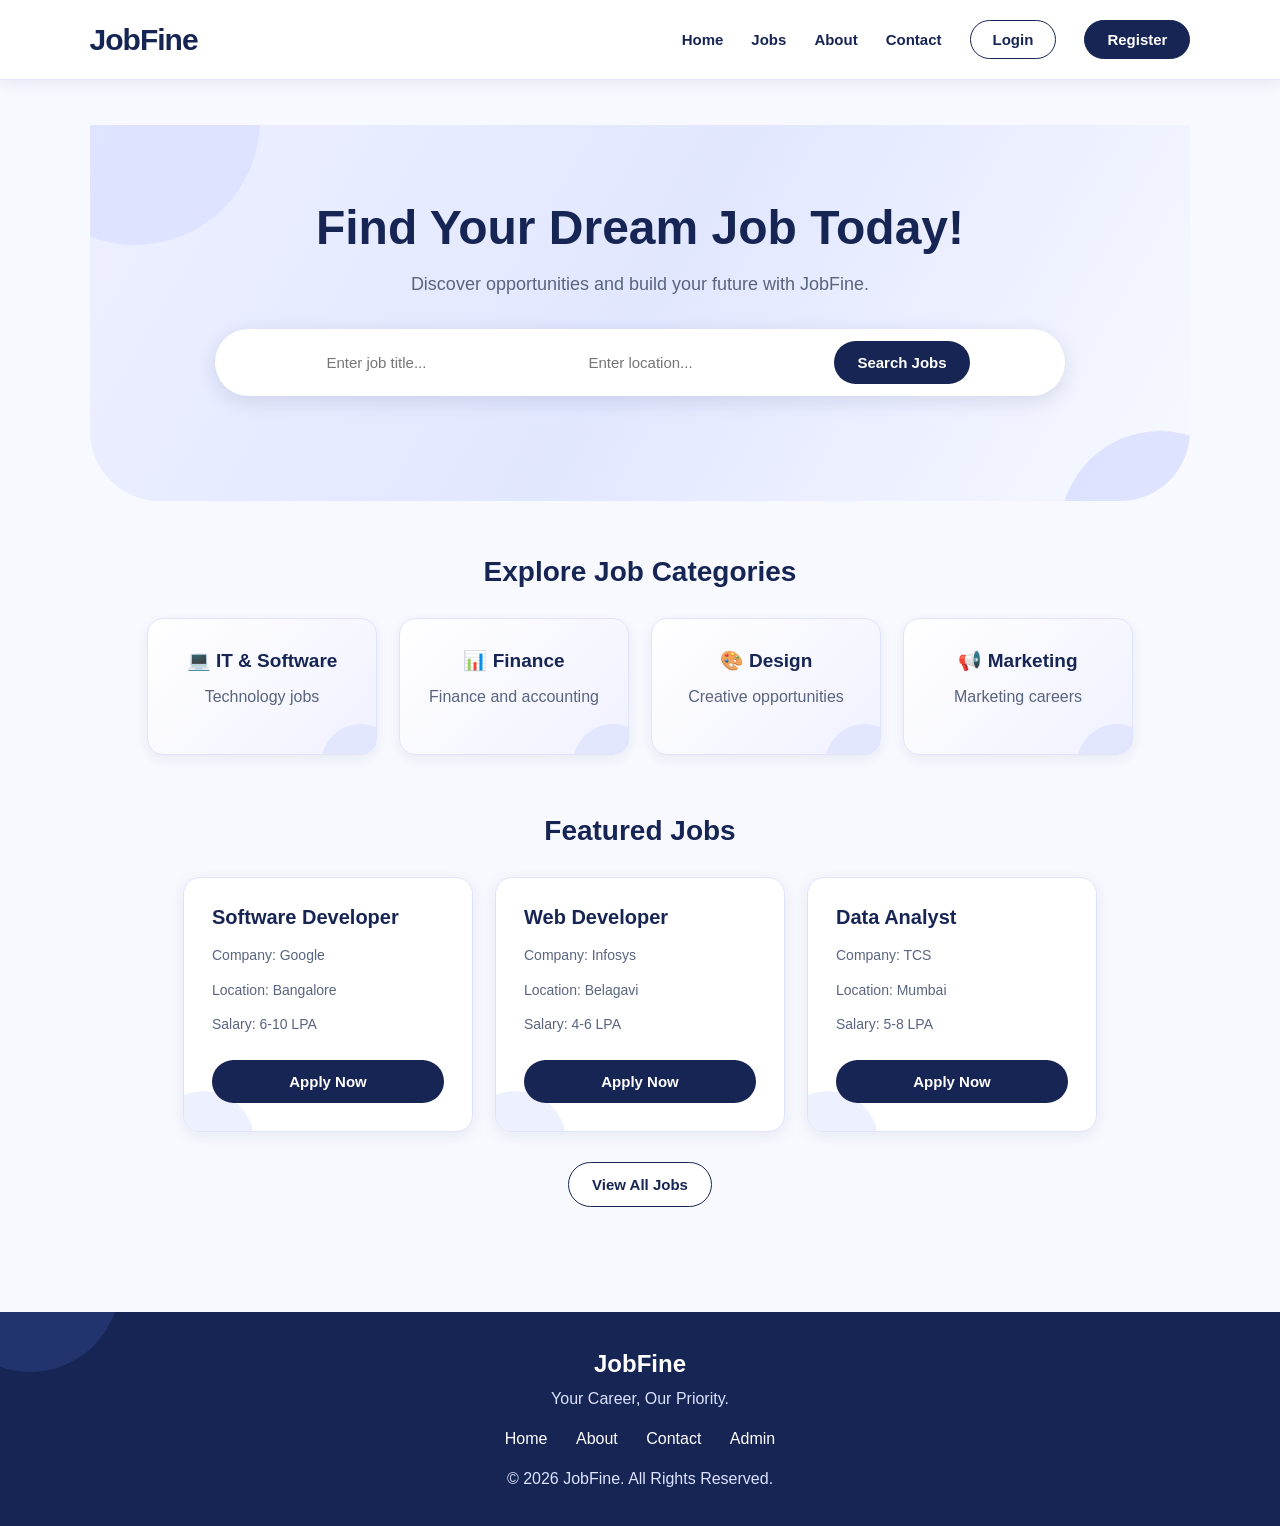
<file: index.html>
<!DOCTYPE html>
<html lang="en">
<head>
    <meta charset="UTF-8">
    <meta name="viewport" content="width=device-width, initial-scale=1.0">
    <title>JobFine - Find Your Dream Job</title>
    <link rel="stylesheet" href="style.css">
</head>

<body>

<header>
    <h2>JobFine</h2>

    <nav>
        <a href="index.html">Home</a>
        <a href="jobs.html">Jobs</a>
        <a href="about.html">About</a>
        <a href="contact.html">Contact</a>
        <a href="login.html" class="login-btn">Login</a>
        <a href="register.html" class="register-btn">Register</a>
    </nav>
</header>

<main>

    <section class="hero">
        <h1>Find Your Dream Job Today!</h1>

        <p>Discover opportunities and build your future with JobFine.</p>

        <div class="search-box">

            <input type="text" id="jobTitle"
            placeholder="Enter job title...">

            <input type="text" id="jobLocation"
            placeholder="Enter location...">

            <button onclick="searchJobs()">Search Jobs</button>

        </div>

        <div id="jobResults"></div>

    </section>


    <section class="categories">

        <h2>Explore Job Categories</h2>

        <div class="category-container">

            <div class="category-card"
            onclick="openCategory('IT & Software')">
                <h3>💻 IT & Software</h3>
                <p>Technology jobs</p>
            </div>

            <div class="category-card"
            onclick="openCategory('Finance')">
                <h3>📊 Finance</h3>
                <p>Finance and accounting</p>
            </div>

            <div class="category-card"
            onclick="openCategory('Design')">
                <h3>🎨 Design</h3>
                <p>Creative opportunities</p>
            </div>

            <div class="category-card"
            onclick="openCategory('Marketing')">
                <h3>📢 Marketing</h3>
                <p>Marketing careers</p>
            </div>

        </div>

    </section>


    <section class="featured-jobs" id="jobs">

        <h2>Featured Jobs</h2>

        <div class="job-container">

            <div class="job-card">
                <h3>Software Developer</h3>
                <p>Company: Google</p>
                <p>Location: Bangalore</p>
                <p>Salary: 6-10 LPA</p>

                <a href="apply.html?job=Software Developer">
                    <button>Apply Now</button>
                </a>
            </div>


            <div class="job-card">
                <h3>Web Developer</h3>
                <p>Company: Infosys</p>
                <p>Location: Belagavi</p>
                <p>Salary: 4-6 LPA</p>

                <a href="apply.html?job=Web Developer">
                    <button>Apply Now</button>
                </a>
            </div>


            <div class="job-card">
                <h3>Data Analyst</h3>
                <p>Company: TCS</p>
                <p>Location: Mumbai</p>
                <p>Salary: 5-8 LPA</p>

                <a href="apply.html?job=Data Analyst">
                    <button>Apply Now</button>
                </a>
            </div>

        </div>

        <a href="jobs.html">
            <button class="view-all-btn">View All Jobs</button>
        </a>

    </section>

</main>


<footer class="footer">

    <h2>JobFine</h2>

    <p>Your Career, Our Priority.</p>

    <div class="footer-links">
        <a href="index.html">Home</a>
        <a href="about.html">About</a>
        <a href="contact.html">Contact</a>
        <a href="admin-login.html">Admin</a>
    </div>

    <p>© 2026 JobFine. All Rights Reserved.</p>

</footer>

<script src="script.js"></script>

</body>
</html>
</file>
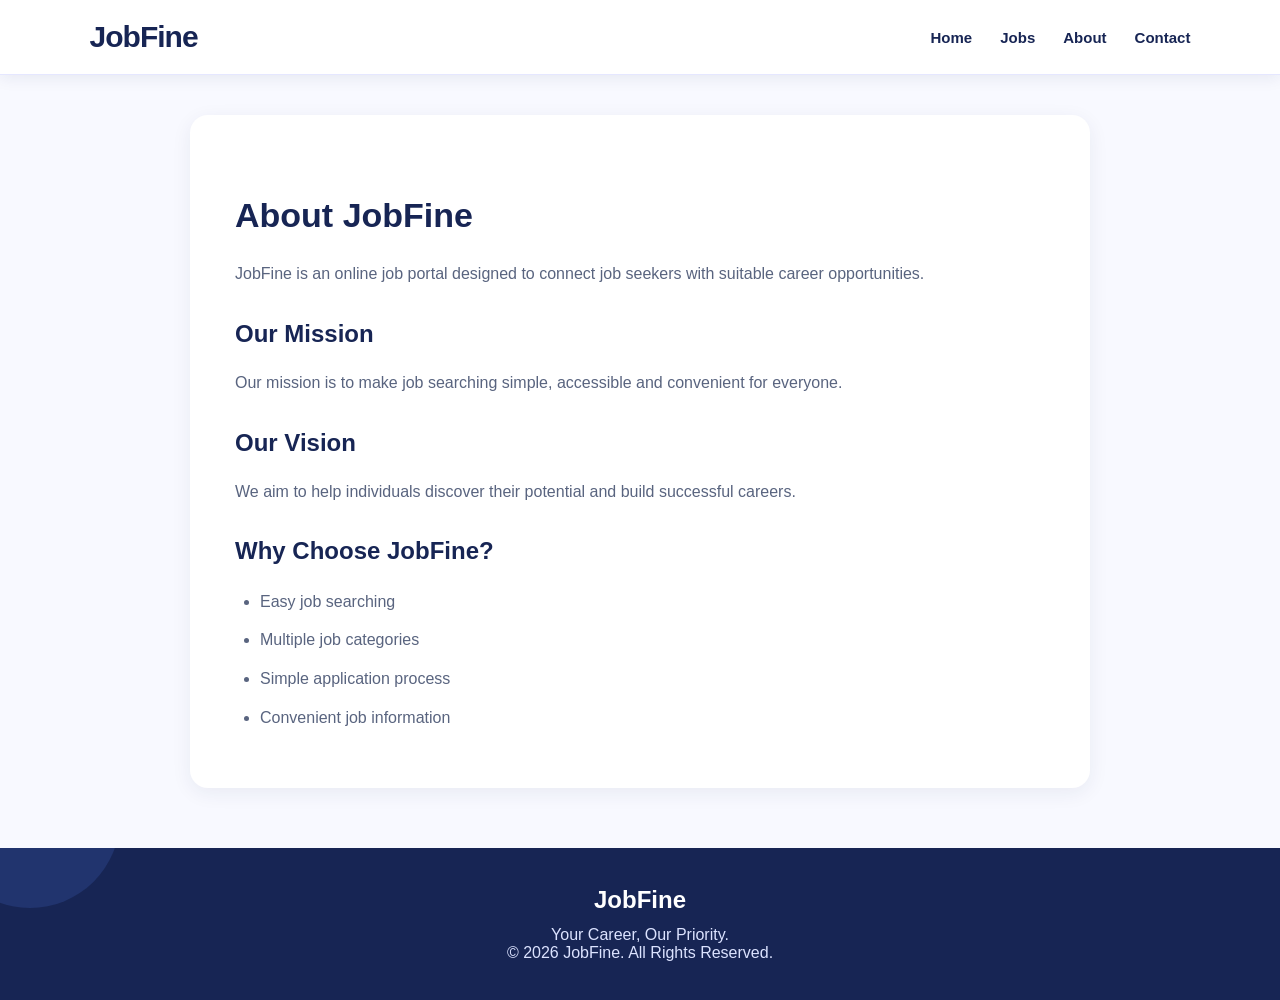
<file: about.html>
<!DOCTYPE html>
<html lang="en">
<head>
    <meta charset="UTF-8">
    <meta name="viewport" content="width=device-width, initial-scale=1.0">
    <title>About - JobFine</title>
    <link rel="stylesheet" href="style.css">
</head>
<body>

<header>
    <h2>JobFine</h2>
    <nav>
        <a href="index.html">Home</a>
        <a href="jobs.html">Jobs</a>
        <a href="about.html">About</a>
        <a href="contact.html">Contact</a>
    </nav>
</header>

<main class="about-section">

    <h1>About JobFine</h1>

    <p>
        JobFine is an online job portal designed to connect
        job seekers with suitable career opportunities.
    </p>

    <h2>Our Mission</h2>

    <p>
        Our mission is to make job searching simple,
        accessible and convenient for everyone.
    </p>

    <h2>Our Vision</h2>

    <p>
        We aim to help individuals discover their potential
        and build successful careers.
    </p>

    <h2>Why Choose JobFine?</h2>

    <ul>
        <li>Easy job searching</li>
        <li>Multiple job categories</li>
        <li>Simple application process</li>
        <li>Convenient job information</li>
    </ul>

</main>

<footer class="footer">
    <h2>JobFine</h2>
    <p>Your Career, Our Priority.</p>
    <p>© 2026 JobFine. All Rights Reserved.</p>
</footer>

</body>
</html>
</file>
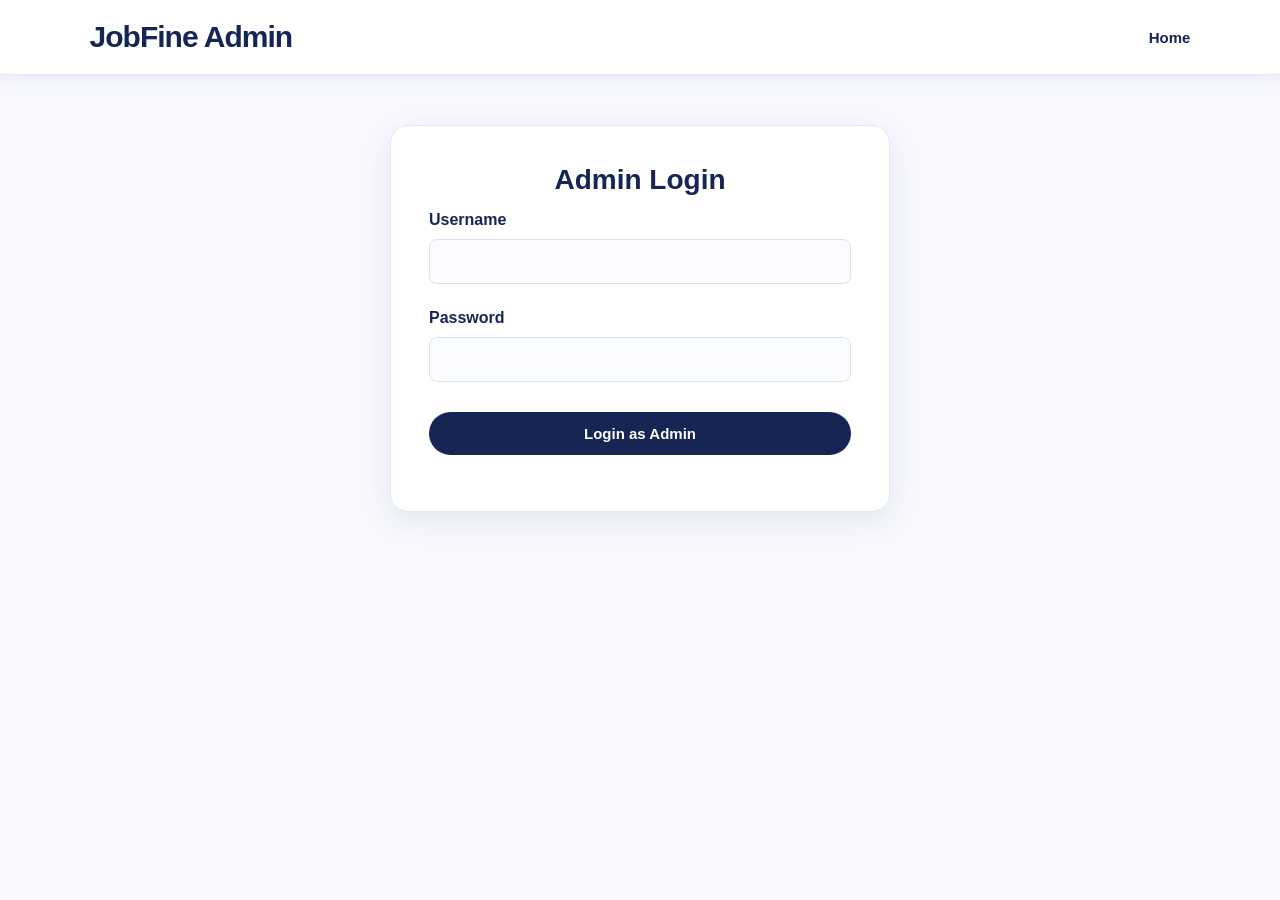
<file: admin-login.html>
<!DOCTYPE html>
<html lang="en">
<head>
    <meta charset="UTF-8">
    <meta name="viewport" content="width=device-width, initial-scale=1.0">
    <title>Admin Login - JobFine</title>
    <link rel="stylesheet" href="style.css">
</head>
<body>

<header>
    <h2>JobFine Admin</h2>
    <nav>
        <a href="index.html">Home</a>
    </nav>
</header>

<main class="form-container">

    <h1>Admin Login</h1>

    <form id="adminLoginForm">

        <label>Username</label>
        <input type="text" id="adminUsername" required>

        <label>Password</label>
        <input type="password" id="adminPassword" required>

        <button type="submit">Login as Admin</button>

    </form>

    <p id="adminLoginMessage"></p>

</main>

<script src="script.js"></script>
</body>
</html>
</file>
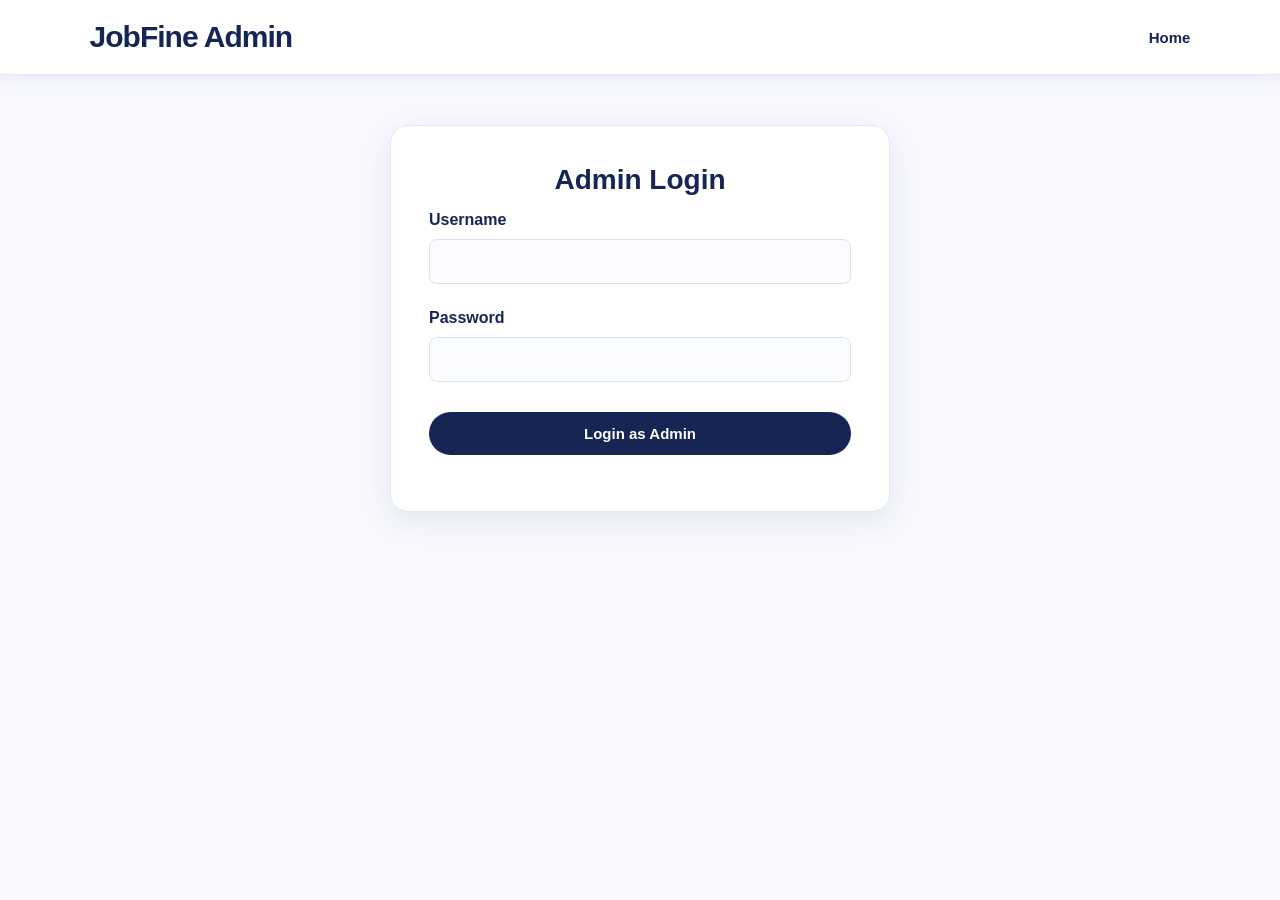
<file: admin.html>
<!DOCTYPE html>
<html lang="en">
<head>
    <meta charset="UTF-8">
    <meta name="viewport" content="width=device-width, initial-scale=1.0">
    <title>Admin Dashboard - JobFine</title>
    <link rel="stylesheet" href="style.css">
</head>
<body>

<header>
    <h2>JobFine Admin</h2>

    <nav>
        <a href="index.html">Website</a>
        <button onclick="adminLogout()">Logout</button>
    </nav>
</header>

<main class="admin-dashboard">

    <h1>Admin Dashboard</h1>
    <p>Manage job applications and applicants.</p>

    <div class="dashboard-cards">

        <div class="dashboard-card">
            <h3>Total Applicants</h3>
            <h1 id="totalApplicants">0</h1>
        </div>

        <div class="dashboard-card">
            <h3>Total Jobs</h3>
            <h1 id="totalJobs">0</h1>
        </div>

        <div class="dashboard-card">
            <h3>Pending Applications</h3>
            <h1 id="pendingApplications">0</h1>
        </div>

        <div class="dashboard-card">
            <h3>Accepted Applications</h3>
            <h1 id="acceptedApplications">0</h1>
        </div>

    </div>

    <h2>Applicant Details</h2>

    <div class="table-container">
        <table>
            <thead>
                <tr>
                    <th>Name</th>
                    <th>Email</th>
                    <th>Phone</th>
                    <th>Job</th>
                    <th>Qualification</th>
                    <th>Skills</th>
                    <th>Resume</th>
                    <th>Status</th>
                    <th>Action</th>
                </tr>
            </thead>

            <tbody id="applicantTable"></tbody>
        </table>
    </div>

</main>

<script src="script.js"></script>
</body>
</html>
</file>
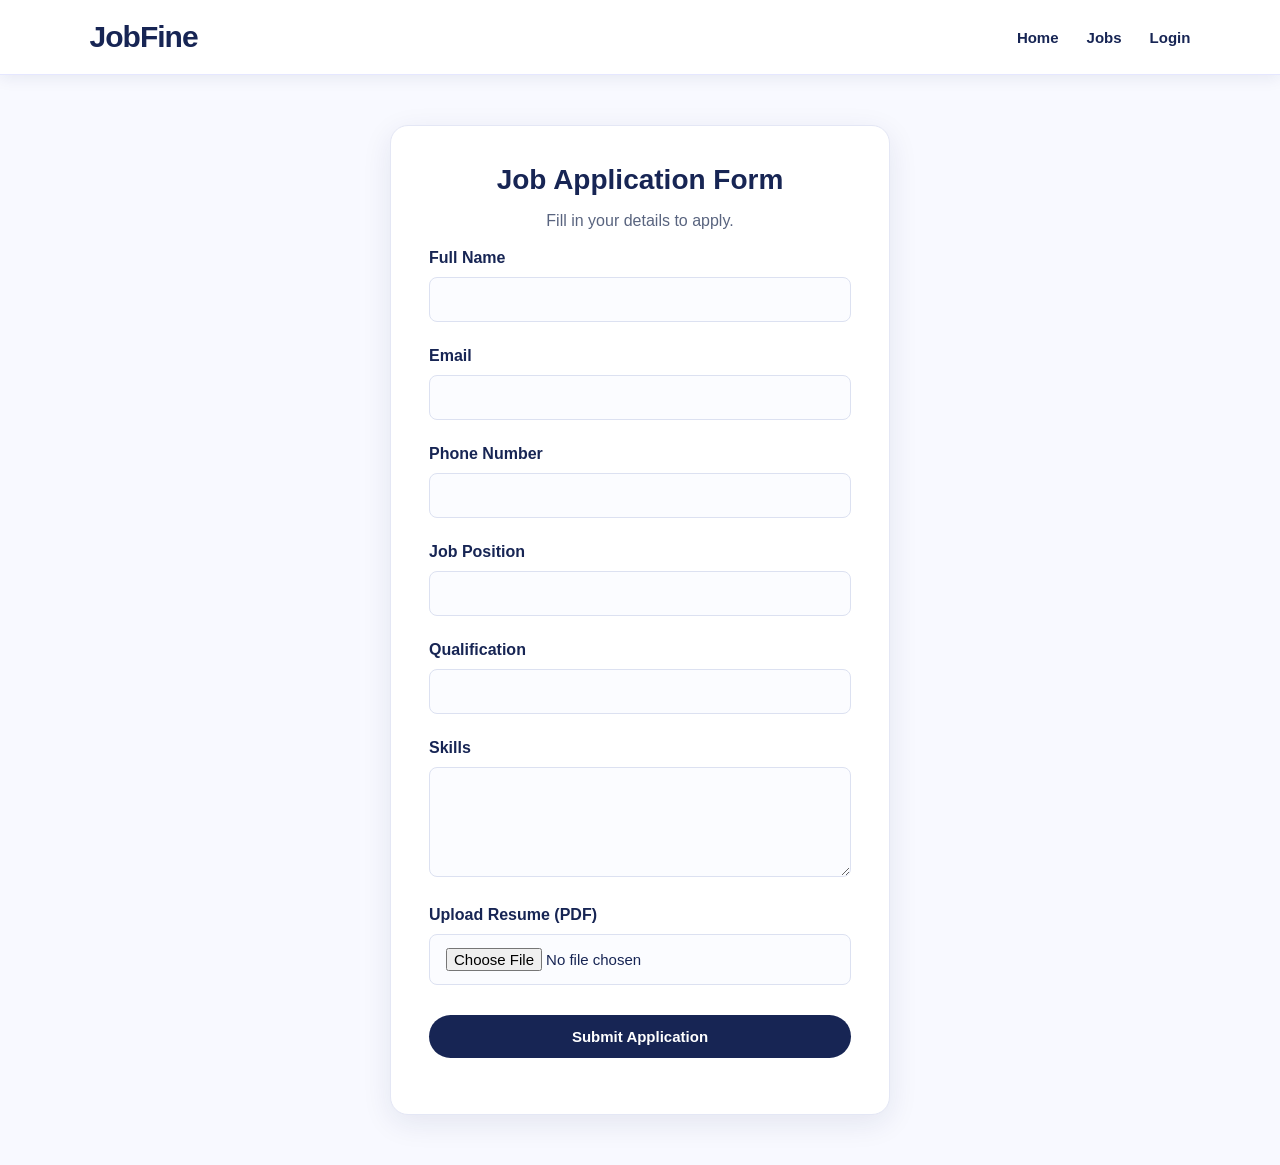
<file: apply.html>
<!DOCTYPE html>
<html lang="en">
<head>
    <meta charset="UTF-8">
    <meta name="viewport" content="width=device-width, initial-scale=1.0">
    <title>Apply for Job - JobFine</title>
    <link rel="stylesheet" href="style.css">
</head>
<body>

<header>
    <h2>JobFine</h2>
    <nav>
        <a href="index.html">Home</a>
        <a href="jobs.html">Jobs</a>
        <a href="login.html">Login</a>
    </nav>
</header>

<main class="form-container">

    <h1>Job Application Form</h1>
    <p>Fill in your details to apply.</p>

    <form id="applicationForm">

        <label>Full Name</label>
        <input type="text" id="appName" required>

        <label>Email</label>
        <input type="email" id="appEmail" required>

        <label>Phone Number</label>
        <input type="tel" id="appPhone" pattern="[0-9]{10}" required>

        <label>Job Position</label>
        <input type="text" id="appJob" required>

        <label>Qualification</label>
        <input type="text" id="appQualification" required>

        <label>Skills</label>
        <textarea id="appSkills" required></textarea>

        <label>Upload Resume (PDF)</label>
        <input type="file" id="appResume"
        accept=".pdf" required>

        <button type="submit">Submit Application</button>

    </form>

    <p id="applicationMessage"></p>

</main>

<script src="script.js"></script>
</body>
</html>
</file>
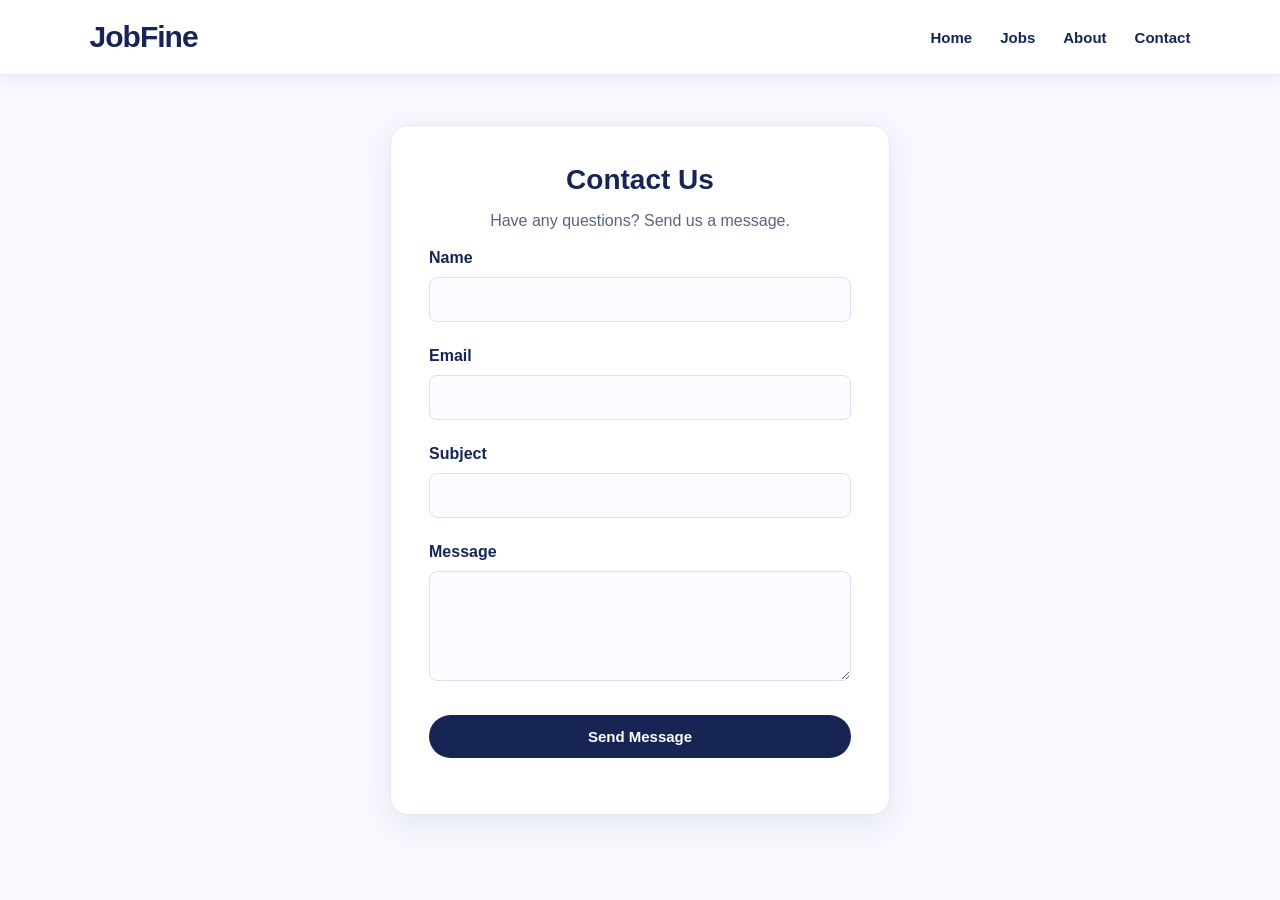
<file: contact.html>
<!DOCTYPE html>
<html lang="en">
<head>
    <meta charset="UTF-8">
    <meta name="viewport" content="width=device-width, initial-scale=1.0">
    <title>Contact - JobFine</title>
    <link rel="stylesheet" href="style.css">
</head>
<body>

<header>
    <h2>JobFine</h2>
    <nav>
        <a href="index.html">Home</a>
        <a href="jobs.html">Jobs</a>
        <a href="about.html">About</a>
        <a href="contact.html">Contact</a>
    </nav>
</header>

<main class="form-container">

    <h1>Contact Us</h1>

    <p>Have any questions? Send us a message.</p>

    <form id="contactForm">

        <label>Name</label>
        <input type="text" id="contactName" required>

        <label>Email</label>
        <input type="email" id="contactEmail" required>

        <label>Subject</label>
        <input type="text" id="contactSubject" required>

        <label>Message</label>
        <textarea id="contactMessage" required></textarea>

        <button type="submit">Send Message</button>

    </form>

    <p id="contactStatus"></p>

</main>

<script src="script.js"></script>
</body>
</html>
</file>
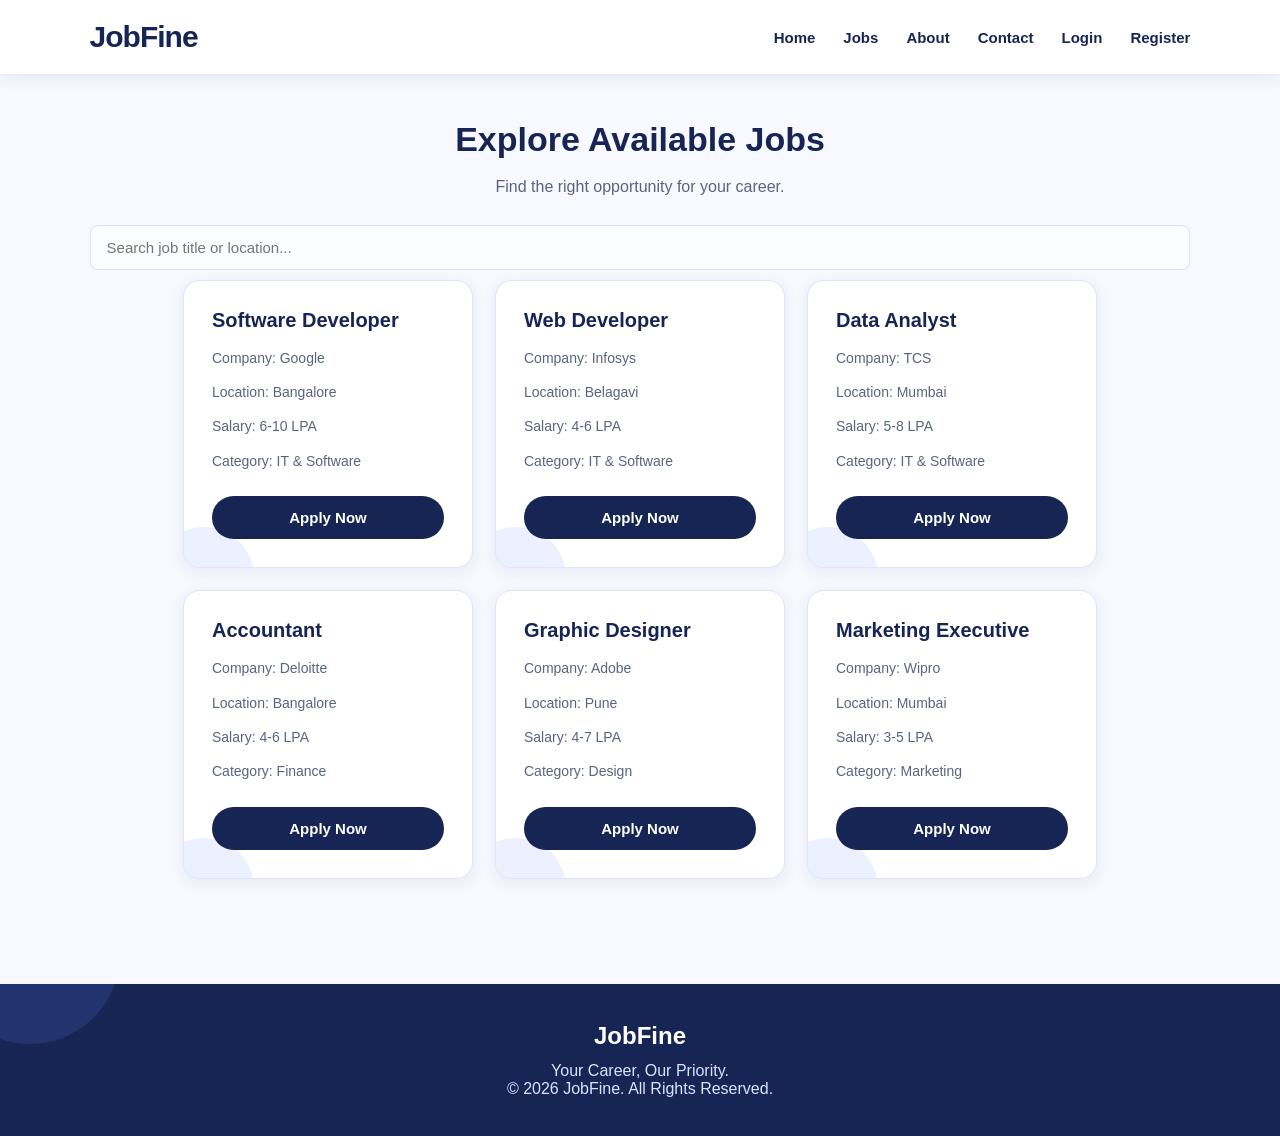
<file: jobs.html>
<!DOCTYPE html>
<html lang="en">
<head>
    <meta charset="UTF-8">
    <meta name="viewport" content="width=device-width, initial-scale=1.0">
    <title>Available Jobs - JobFine</title>
    <link rel="stylesheet" href="style.css">
</head>
<body>

<header>
    <h2>JobFine</h2>
    <nav>
        <a href="index.html">Home</a>
        <a href="jobs.html">Jobs</a>
        <a href="about.html">About</a>
        <a href="contact.html">Contact</a>
        <a href="login.html">Login</a>
        <a href="register.html">Register</a>
    </nav>
</header>

<main>
    <h1>Explore Available Jobs</h1>
    <p>Find the right opportunity for your career.</p>

    <input type="text" id="jobSearch"
    placeholder="Search job title or location..."
    oninput="displayJobs()">

    <div id="allJobs" class="job-container"></div>
</main>

<footer class="footer">
    <h2>JobFine</h2>
    <p>Your Career, Our Priority.</p>
    <p>© 2026 JobFine. All Rights Reserved.</p>
</footer>

<script src="script.js"></script>
</body>
</html>
</file>
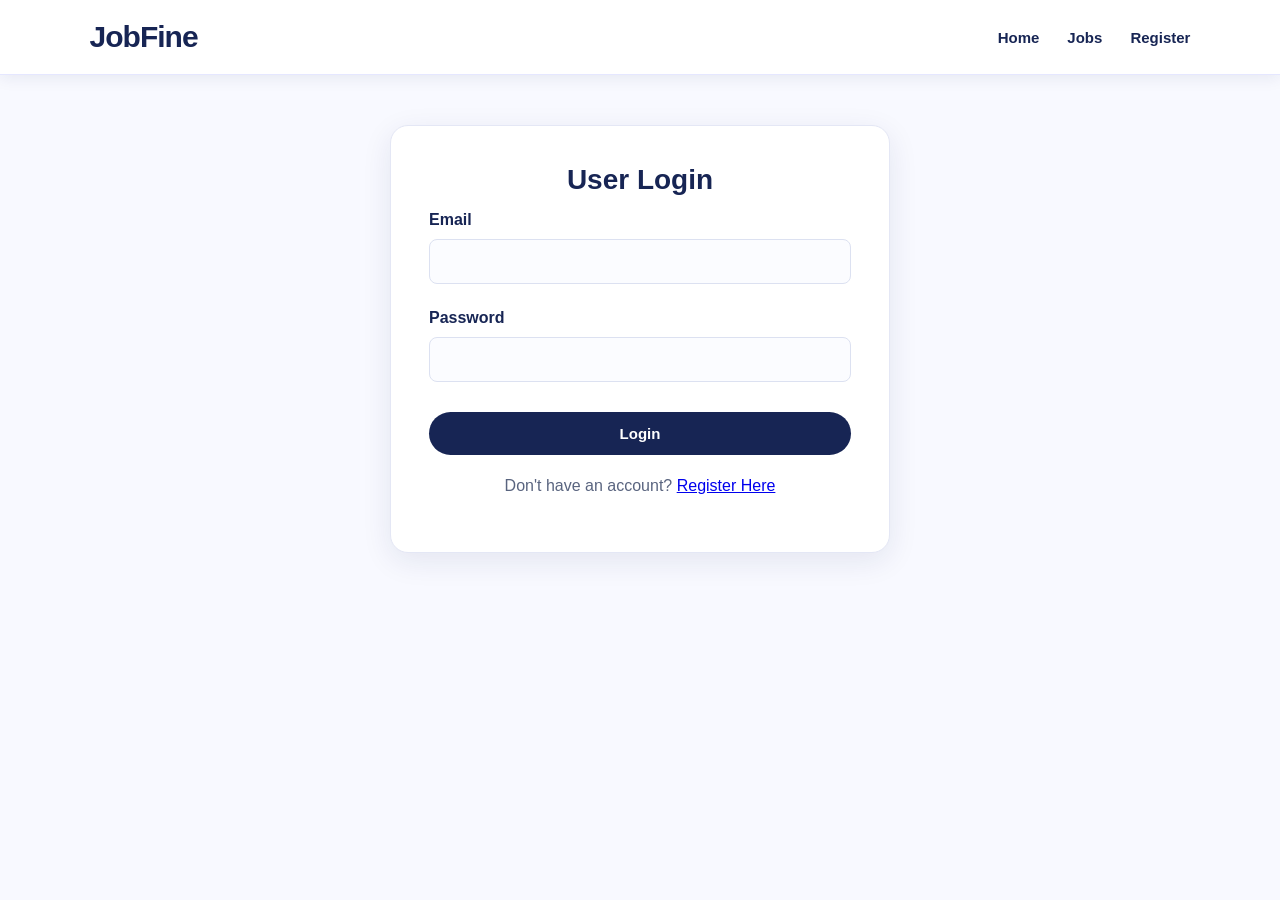
<file: login.html>
<!DOCTYPE html>
<html lang="en">
<head>
    <meta charset="UTF-8">
    <meta name="viewport" content="width=device-width, initial-scale=1.0">
    <title>Login - JobFine</title>
    <link rel="stylesheet" href="style.css">
</head>
<body>

<header>
    <h2>JobFine</h2>
    <nav>
        <a href="index.html">Home</a>
        <a href="jobs.html">Jobs</a>
        <a href="register.html">Register</a>
    </nav>
</header>

<main class="form-container">

    <h1>User Login</h1>

    <form id="loginForm">

        <label>Email</label>
        <input type="email" id="loginEmail" required>

        <label>Password</label>
        <input type="password" id="loginPassword" required>

        <button type="submit">Login</button>

    </form>

    <p id="loginMessage"></p>

    <p>Don't have an account?
        <a href="register.html">Register Here</a>
    </p>

</main>

<script src="script.js"></script>
</body>
</html>
</file>
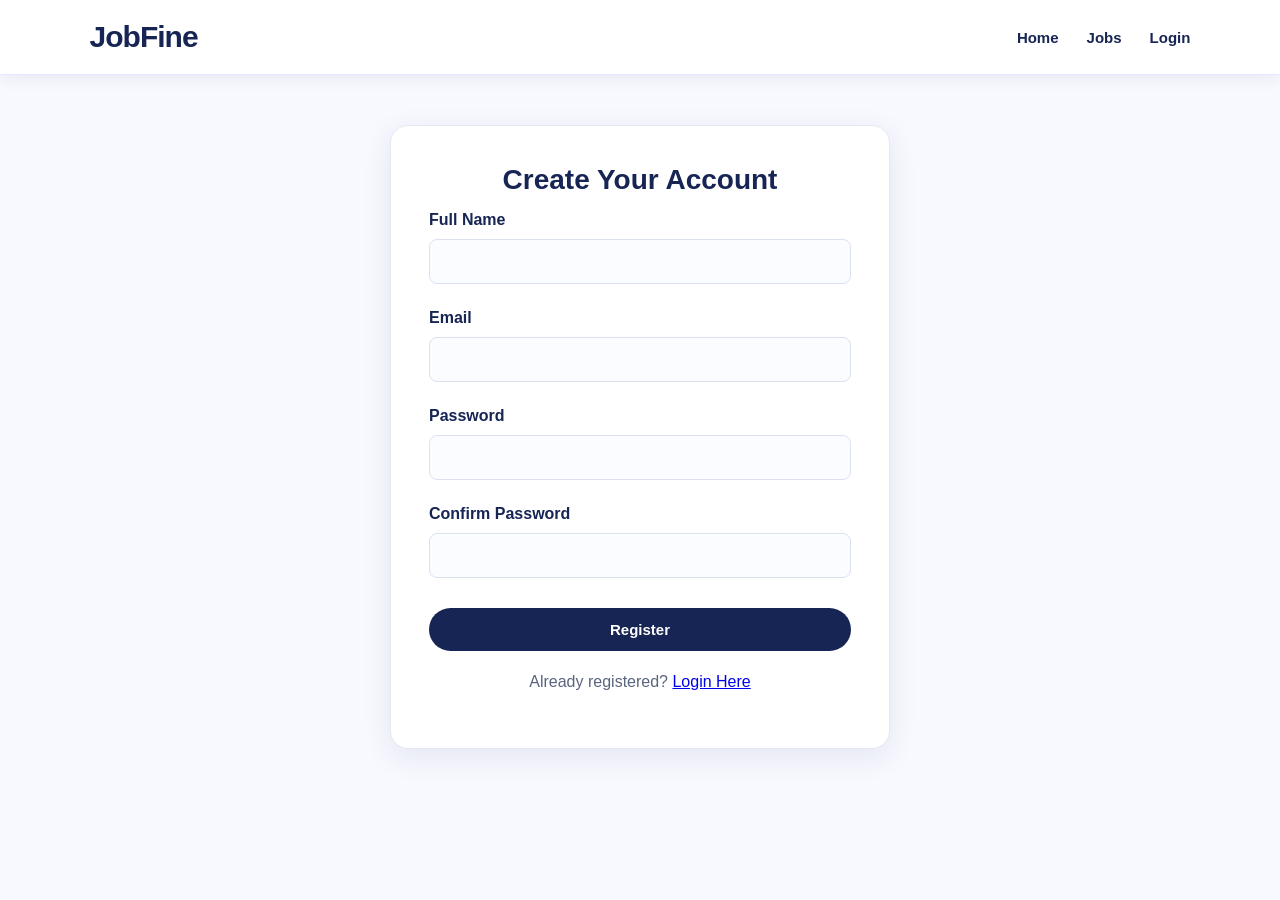
<file: register.html>
<!DOCTYPE html>
<html lang="en">
<head>
    <meta charset="UTF-8">
    <meta name="viewport" content="width=device-width, initial-scale=1.0">
    <title>Register - JobFine</title>
    <link rel="stylesheet" href="style.css">
</head>
<body>

<header>
    <h2>JobFine</h2>
    <nav>
        <a href="index.html">Home</a>
        <a href="jobs.html">Jobs</a>
        <a href="login.html">Login</a>
    </nav>
</header>

<main class="form-container">

    <h1>Create Your Account</h1>

    <form id="registerForm">

        <label>Full Name</label>
        <input type="text" id="regName" required>

        <label>Email</label>
        <input type="email" id="regEmail" required>

        <label>Password</label>
        <input type="password" id="regPassword" minlength="6" required>

        <label>Confirm Password</label>
        <input type="password" id="confirmPassword" required>

        <button type="submit">Register</button>

    </form>

    <p id="registerMessage"></p>

    <p>Already registered?
        <a href="login.html">Login Here</a>
    </p>

</main>

<script src="script.js"></script>
</body>
</html>
</file>
<file: style.css>
/* ==============================
   JOBFINE - WEBSITE DESIGN
   Theme: Navy Blue, White, Lavender
================================= */

* {
    margin: 0;
    padding: 0;
    box-sizing: border-box;
    font-family: 'Segoe UI', Arial, sans-serif;
}

body {
    background: #f8f9ff;
    color: #172554;
    overflow-x: hidden;
}

/* HEADER */

header {
    background: #ffffff;
    padding: 20px 7%;
    display: flex;
    justify-content: space-between;
    align-items: center;
    box-shadow: 0 3px 15px rgba(23, 37, 84, 0.08);
    border-bottom: 1px solid #e5e7ff;
    position: relative;
    z-index: 10;
}

header h2 {
    font-size: 30px;
    color: #172554;
    font-weight: 800;
    letter-spacing: -1px;
}

nav {
    display: flex;
    gap: 28px;
    align-items: center;
    flex-wrap: wrap;
}

nav a {
    color: #172554;
    text-decoration: none;
    font-size: 15px;
    font-weight: 600;
    transition: 0.3s;
}

nav a:hover {
    color: #5268c9;
}

/* LOGIN AND REGISTER BUTTONS */

.login-btn,
.register-btn {
    padding: 10px 22px;
    border-radius: 25px;
    border: 1px solid #172554;
    transition: 0.3s;
}

.login-btn:hover {
    background: #172554;
    color: white;
}

.register-btn {
    background: #172554;
    color: white;
}

.register-btn:hover {
    background: #5268c9;
    border-color: #5268c9;
}

/* MAIN */

main {
    padding: 45px 7%;
    text-align: center;
}

main h1 {
    color: #172554;
    margin-bottom: 15px;
    font-size: 34px;
}

main p {
    margin-bottom: 15px;
    color: #59647f;
    line-height: 1.6;
}

/* HERO SECTION */

.hero {
    background: linear-gradient(
        120deg,
        #eef0ff,
        #e1e7ff,
        #f8f9ff
    );

    padding: 75px 30px;
    border-radius: 0 0 70px 70px;
    position: relative;
    overflow: hidden;
}

.hero::before {
    content: "";
    position: absolute;
    width: 250px;
    height: 250px;
    background: #d5dcff;
    border-radius: 50%;
    top: -130px;
    left: -80px;
    opacity: 0.6;
}

.hero::after {
    content: "";
    position: absolute;
    width: 200px;
    height: 200px;
    background: #d5dcff;
    border-radius: 50%;
    bottom: -130px;
    right: -70px;
    opacity: 0.7;
}

.hero h1 {
    font-size: 48px;
    font-weight: 800;
    color: #172554;
    position: relative;
    z-index: 1;
}

.hero p {
    font-size: 18px;
    position: relative;
    z-index: 1;
}

/* SEARCH BOX */

.search-box {
    background: white;
    max-width: 850px;
    margin: 30px auto;
    padding: 12px;
    display: flex;
    justify-content: center;
    gap: 12px;
    flex-wrap: wrap;
    border-radius: 50px;
    box-shadow: 0 5px 20px rgba(23, 37, 84, 0.12);
    position: relative;
    z-index: 2;
}

input,
textarea {
    padding: 13px 16px;
    border: 1px solid #dce1f1;
    border-radius: 8px;
    width: 100%;
    margin: 10px 0;
    font-size: 15px;
    outline: none;
    background: #fbfcff;
    color: #172554;
}

input:focus,
textarea:focus {
    border-color: #5268c9;
    box-shadow: 0 0 5px rgba(82, 104, 201, 0.15);
}

.search-box input {
    width: 250px;
    border: none;
    background: transparent;
    margin: 0;
}

/* BUTTONS */

button {
    background: #172554;
    color: white;
    padding: 13px 23px;
    border: none;
    border-radius: 25px;
    cursor: pointer;
    font-size: 15px;
    font-weight: 600;
    transition: 0.3s;
}

button:hover {
    background: #5268c9;
    transform: translateY(-2px);
    box-shadow: 0 5px 12px rgba(23, 37, 84, 0.15);
}

button:active {
    transform: scale(0.97);
}

/* CATEGORIES */

.categories {
    margin-top: 55px;
}

.categories h2,
.featured-jobs h2 {
    font-size: 28px;
    color: #172554;
    margin-bottom: 30px;
    position: relative;
}

.category-container {
    display: flex;
    justify-content: center;
    gap: 22px;
    flex-wrap: wrap;
}

.category-card {
    background: linear-gradient(
        135deg,
        #ffffff,
        #f0f1ff
    );

    width: 230px;
    padding: 30px 18px;
    border-radius: 16px;
    border: 1px solid #e0e4fa;
    box-shadow: 0 4px 12px rgba(23, 37, 84, 0.07);
    cursor: pointer;
    transition: 0.3s;
    position: relative;
    overflow: hidden;
}

.category-card::after {
    content: "";
    position: absolute;
    width: 80px;
    height: 80px;
    background: #dce2ff;
    border-radius: 50%;
    bottom: -50px;
    right: -25px;
    opacity: 0.7;
}

.category-card:hover {
    transform: translateY(-7px);
    box-shadow: 0 10px 22px rgba(23, 37, 84, 0.13);
    border-color: #aab8ef;
}

.category-card h3 {
    color: #172554;
    margin-bottom: 12px;
    font-size: 19px;
    position: relative;
    z-index: 1;
}

.category-card p {
    color: #59647f;
    position: relative;
    z-index: 1;
}

/* FEATURED JOBS */

.featured-jobs {
    margin-top: 60px;
}

.job-container {
    display: flex;
    justify-content: center;
    gap: 22px;
    flex-wrap: wrap;
}

.job-card {
    background: white;
    width: 290px;
    padding: 28px;
    border-radius: 17px;
    border: 1px solid #e0e4fa;
    box-shadow: 0 4px 15px rgba(23, 37, 84, 0.08);
    text-align: left;
    transition: 0.3s;
    position: relative;
    overflow: hidden;
}

.job-card::before {
    content: "";
    position: absolute;
    width: 100px;
    height: 100px;
    background: #edf0ff;
    border-radius: 50%;
    bottom: -60px;
    left: -30px;
}

.job-card:hover {
    transform: translateY(-7px);
    box-shadow: 0 10px 25px rgba(23, 37, 84, 0.14);
}

.job-card h3 {
    color: #172554;
    font-size: 20px;
    margin-bottom: 15px;
    position: relative;
    z-index: 1;
}

.job-card p {
    margin: 12px 0;
    color: #59647f;
    font-size: 14px;
    position: relative;
    z-index: 1;
}

.job-card button {
    width: 100%;
    margin-top: 12px;
    position: relative;
    z-index: 1;
}

.view-all-btn {
    margin-top: 30px;
    background: white;
    color: #172554;
    border: 1px solid #172554;
}

.view-all-btn:hover {
    background: #172554;
    color: white;
}

/* FORMS */

.form-container {
    background: white;
    max-width: 500px;
    margin: 50px auto;
    padding: 38px;
    border-radius: 18px;
    border: 1px solid #e4e7f5;
    box-shadow: 0 8px 30px rgba(23, 37, 84, 0.09);
}

.form-container h1 {
    font-size: 28px;
    margin-bottom: 12px;
}

.form-container form {
    text-align: left;
}

.form-container label {
    display: block;
    font-weight: 600;
    color: #172554;
    margin-top: 15px;
}

.form-container button {
    width: 100%;
    margin-top: 20px;
}

.form-container textarea {
    height: 110px;
    resize: vertical;
}

/* ABOUT PAGE */

.about-section {
    max-width: 900px;
    margin: 40px auto;
    padding: 45px;
    background: white;
    border-radius: 18px;
    box-shadow: 0 5px 20px rgba(23, 37, 84, 0.07);
    line-height: 1.8;
    text-align: left;
}

.about-section h1,
.about-section h2 {
    color: #172554;
    margin: 25px 0 15px;
}

.about-section li {
    margin: 10px 0 10px 25px;
    color: #59647f;
}

/* ADMIN DASHBOARD */

.admin-dashboard {
    text-align: left;
}

.dashboard-cards {
    display: grid;
    grid-template-columns: repeat(
        auto-fit,
        minmax(200px, 1fr)
    );

    gap: 22px;
    margin: 35px 0;
}

.dashboard-card {
    background: linear-gradient(
        135deg,
        #ffffff,
        #edf0ff
    );

    padding: 30px;
    text-align: center;
    border-radius: 16px;
    border: 1px solid #e0e4fa;
    box-shadow: 0 4px 15px rgba(23, 37, 84, 0.07);
    transition: 0.3s;
}

.dashboard-card:hover {
    transform: translateY(-5px);
}

.dashboard-card h3 {
    color: #5268c9;
    margin-bottom: 15px;
    font-size: 17px;
}

.dashboard-card h1 {
    color: #172554;
    font-size: 35px;
}

.admin-dashboard > h2 {
    color: #172554;
    margin: 35px 0 20px;
}

/* ADMIN TABLE */

.table-container {
    overflow-x: auto;
    background: white;
    border-radius: 14px;
    box-shadow: 0 4px 15px rgba(23, 37, 84, 0.08);
}

table {
    width: 100%;
    border-collapse: collapse;
    min-width: 900px;
}

th,
td {
    padding: 15px;
    border: 1px solid #e6e9f4;
    text-align: center;
}

th {
    background: #172554;
    color: white;
    font-size: 14px;
}

td {
    color: #394563;
    font-size: 14px;
}

tr:nth-child(even) {
    background: #f5f6ff;
}

td button {
    margin: 4px;
    padding: 9px 13px;
    font-size: 12px;
}

/* FOOTER */

.footer {
    background: #172554;
    color: white;
    text-align: center;
    padding: 38px 7%;
    margin-top: 60px;
    position: relative;
    overflow: hidden;
}

.footer::before {
    content: "";
    position: absolute;
    width: 180px;
    height: 180px;
    background: #263b79;
    border-radius: 50%;
    top: -120px;
    left: -60px;
    opacity: 0.7;
}

.footer h2 {
    color: white;
    margin-bottom: 12px;
    position: relative;
}

.footer p {
    color: #dce3ff;
    position: relative;
}

.footer-links {
    margin: 22px;
    position: relative;
}

.footer-links a {
    color: white;
    margin: 12px;
    text-decoration: none;
    transition: 0.3s;
}

.footer-links a:hover {
    color: #b9c5ff;
}

/* SEARCH RESULTS */

#jobResults {
    display: flex;
    justify-content: center;
    gap: 20px;
    flex-wrap: wrap;
    position: relative;
    z-index: 2;
}

#jobResults .job-card {
    background: white;
}

/* MESSAGES */

#applicationMessage,
#contactStatus,
#loginMessage,
#registerMessage,
#adminLoginMessage {
    margin-top: 18px;
    color: #304c9a;
    font-weight: 600;
}

/* RESPONSIVE DESIGN */

@media (max-width: 768px) {

    header {
        flex-direction: column;
        gap: 20px;
        padding: 20px;
    }

    nav {
        justify-content: center;
        gap: 15px;
    }

    main {
        padding: 30px 5%;
    }

    .hero {
        padding: 50px 15px;
        border-radius: 0 0 35px 35px;
    }

    .hero h1 {
        font-size: 30px;
    }

    .hero p {
        font-size: 15px;
    }

    .search-box {
        flex-direction: column;
        align-items: center;
        border-radius: 15px;
    }

    .search-box input {
        width: 100%;
    }

    .search-box button {
        width: 100%;
    }

    .category-card {
        width: 100%;
    }

    .job-card {
        width: 100%;
    }

    .form-container {
        margin: 25px 10px;
        padding: 25px;
    }

    .about-section {
        padding: 25px;
        margin: 20px 10px;
    }

    .footer-links a {
        display: inline-block;
        margin: 8px;
    }
}
</file>
